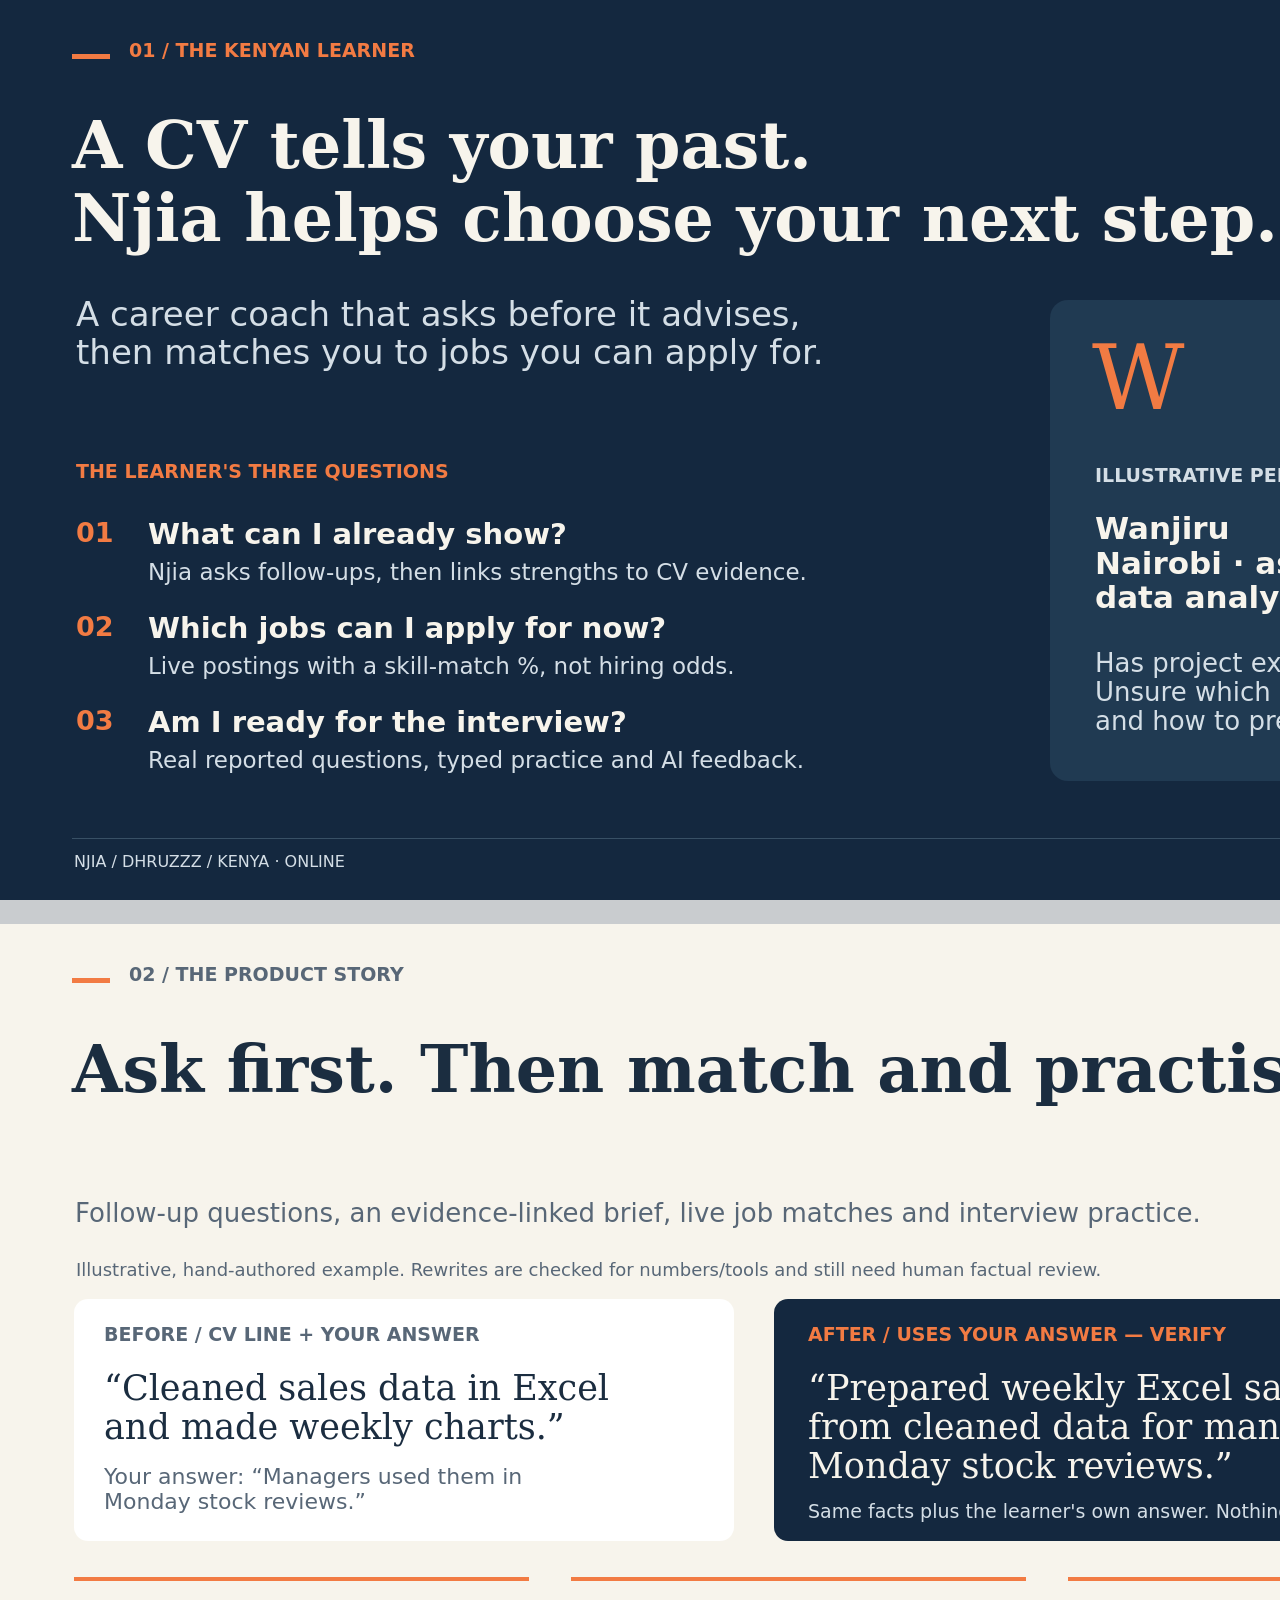
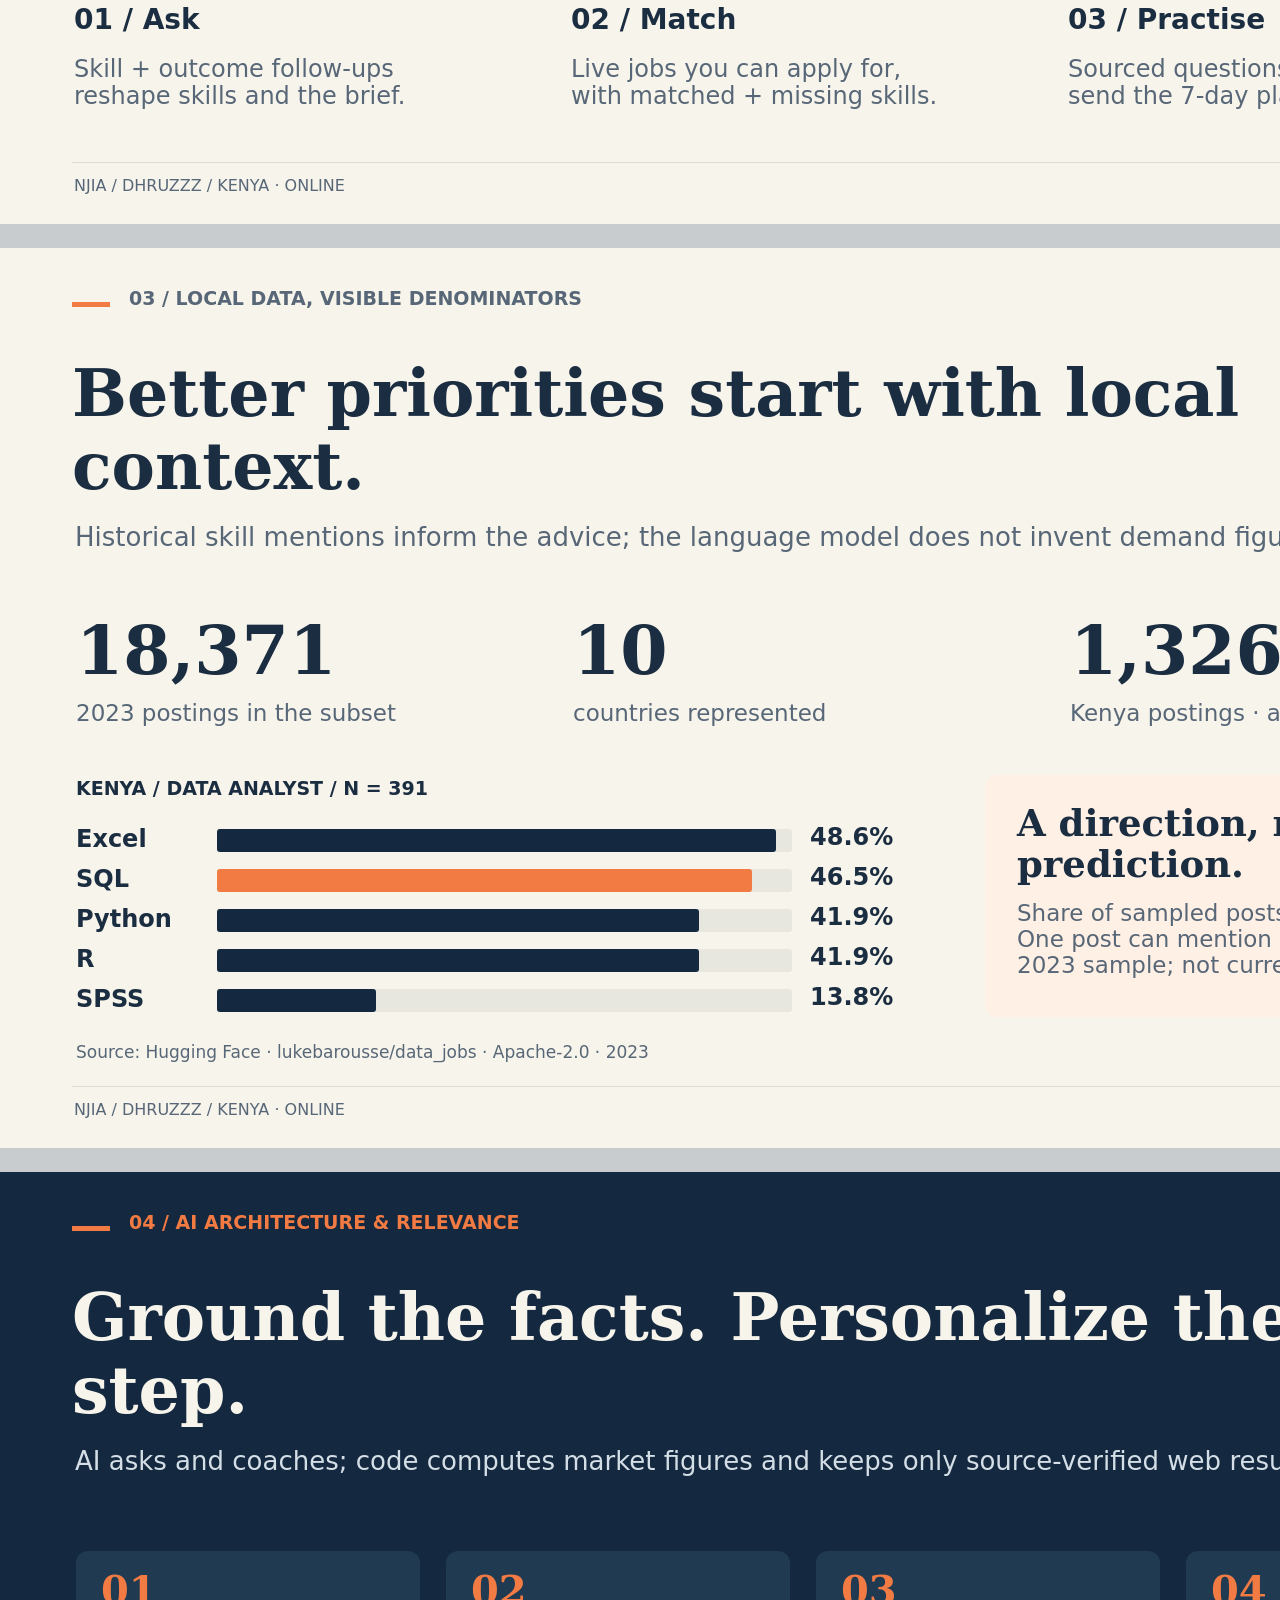
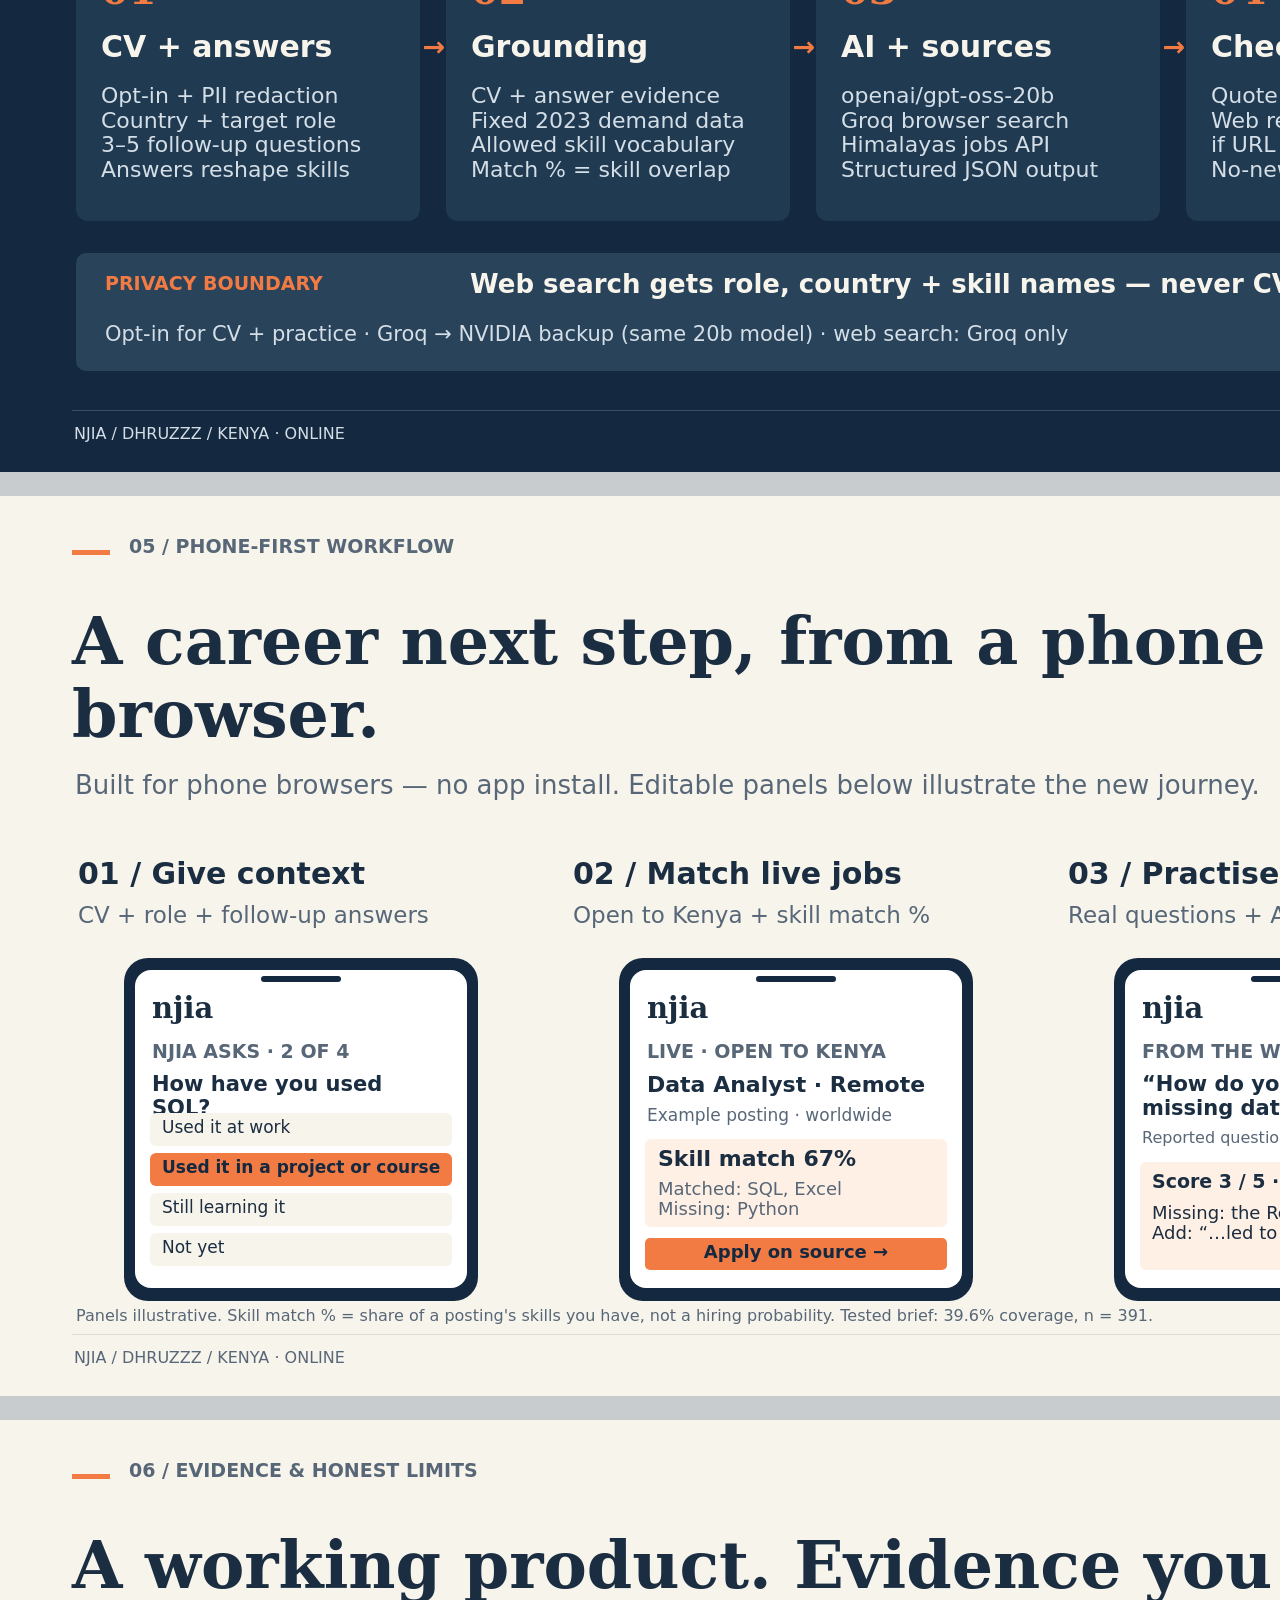
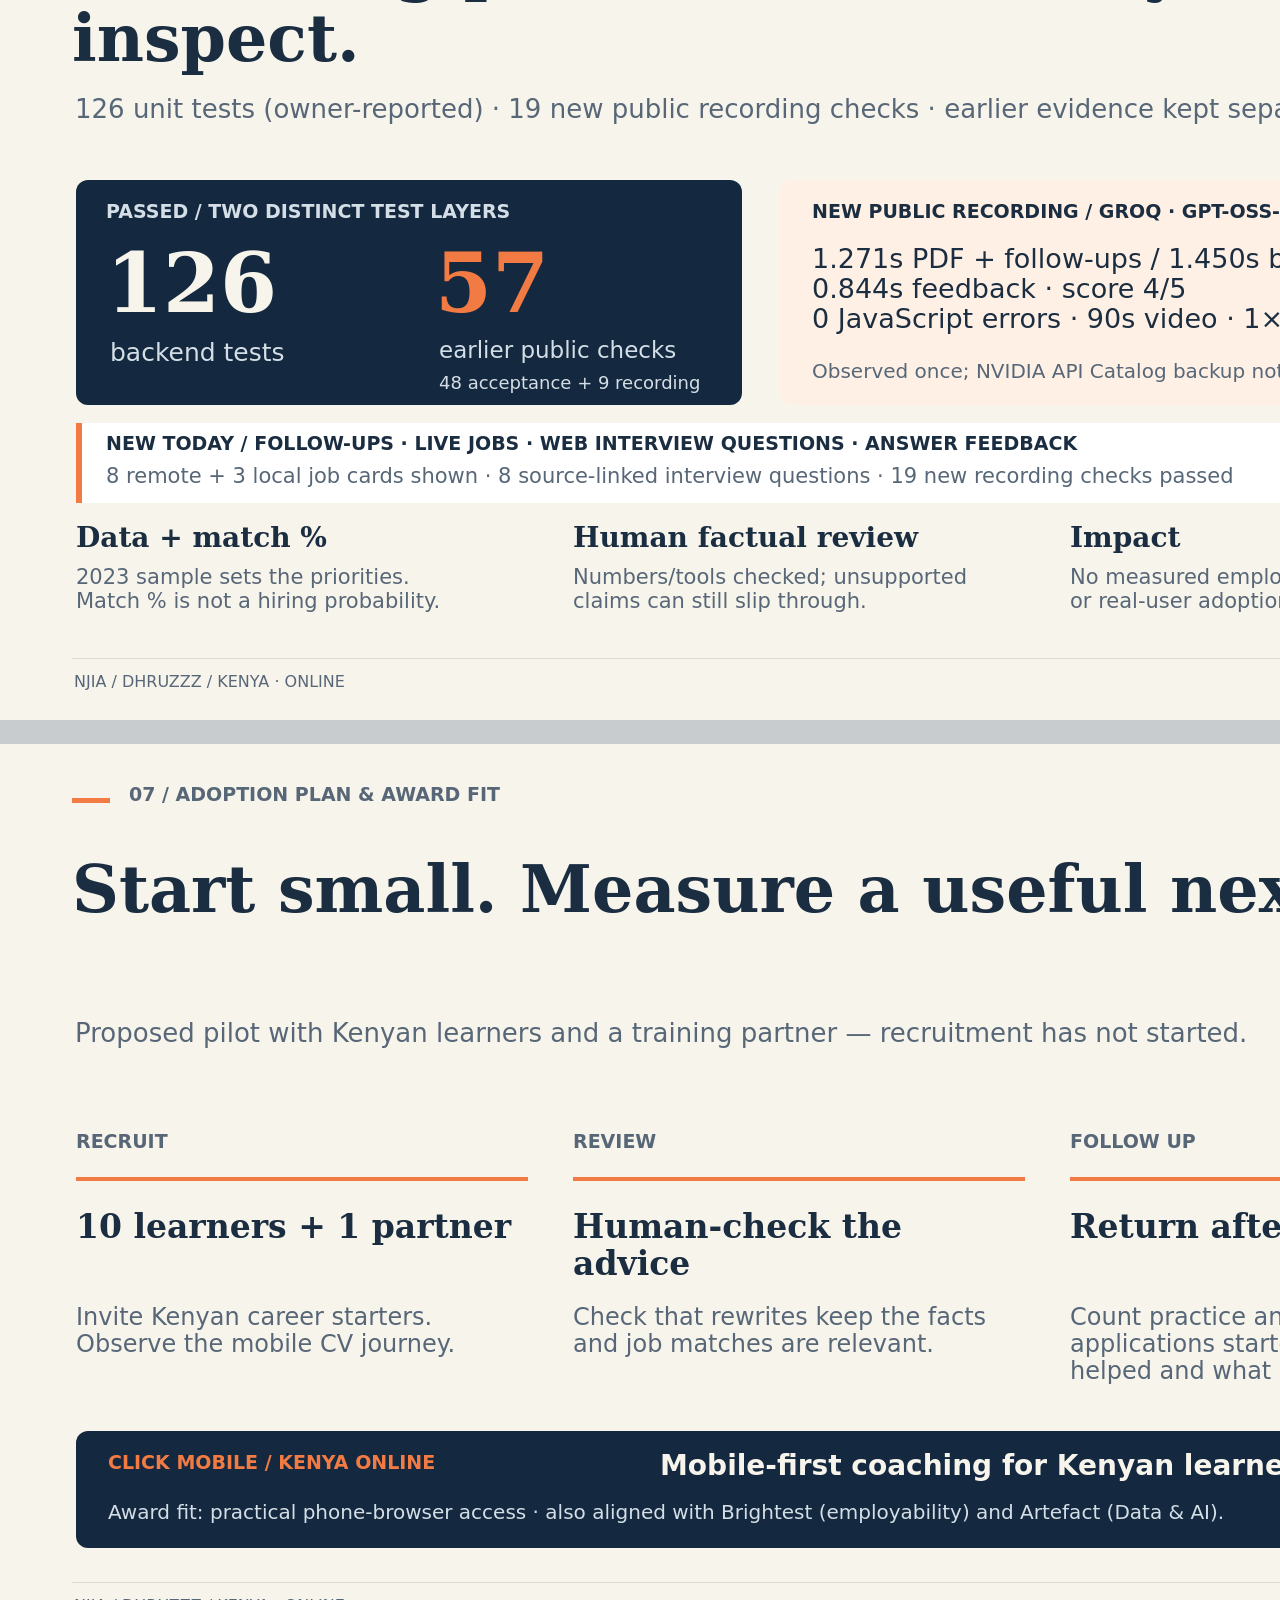
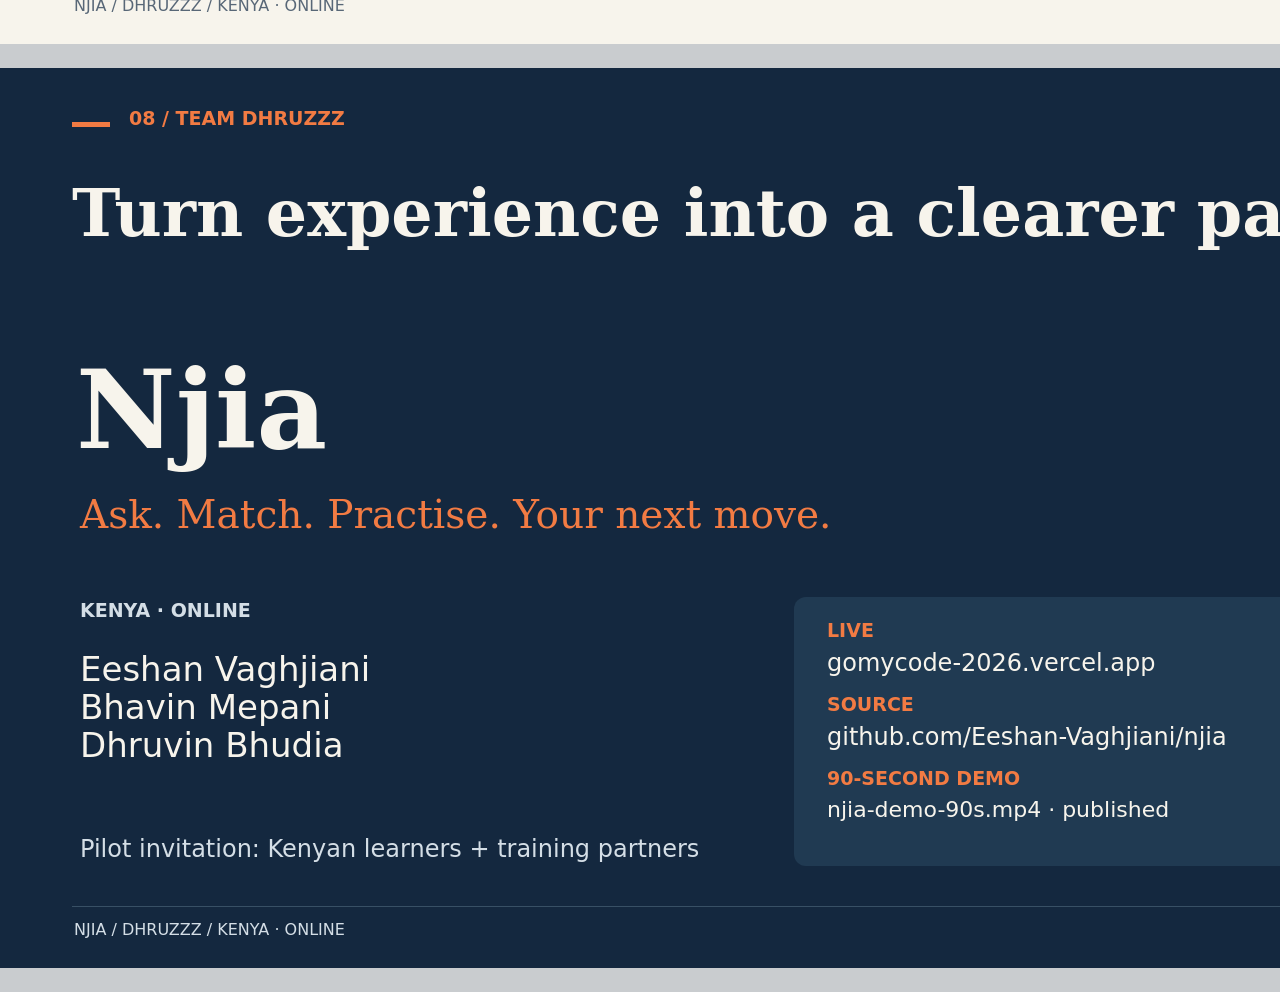
<file: presentation/Njia-Dhruzzz.html>
<!doctype html><html lang="en"><head><meta charset="utf-8">
<meta name="viewport" content="width=1600"><title>Njia — Team Dhruzzz</title>
<style>@page{size:1600px 900px;margin:0}*{box-sizing:border-box}html,body{margin:0;padding:0}
body{background:#c9cccf}.slide{position:relative;width:1600px;height:900px;overflow:hidden;
break-after:page;page-break-after:always}.slide:last-child{break-after:auto;page-break-after:auto}
.shape,.text{position:absolute}.text{line-height:1.12;white-space:normal;overflow:visible}
a{color:inherit;text-decoration:none} @media print{body{background:white}
*{-webkit-print-color-adjust:exact;print-color-adjust:exact}}@media screen{.slide{margin:0 auto 24px}}</style>
</head><body><section class="slide" aria-label="Slide 1" style="background:#14283F"><div class="shape" style="left:72px;top:54px;width:38px;height:5px;background:#F27B43;border-radius:0px;"></div><div class="text" style="left:129px;top:40px;width:1320px;height:31px;font-size:19px;color:#F27B43;font-weight:700;text-align:left;font-family:'Segoe UI','Noto Sans','DejaVu Sans',Arial,sans-serif;">01  /  THE KENYAN LEARNER</div><div class="text" style="left:72px;top:109px;width:1456px;height:150px;font-size:65px;color:#F7F4EC;font-weight:700;text-align:left;font-family:Georgia,'Noto Serif','DejaVu Serif',serif;">A CV tells your past.<br>Njia helps choose your next step.</div><div class="shape" style="left:72px;top:838px;width:1456px;height:1px;background:#385065;border-radius:0px;"></div><div class="text" style="left:74px;top:853px;width:1100px;height:25px;font-size:16px;color:#D4DEE6;font-weight:400;text-align:left;font-family:'Segoe UI','Noto Sans','DejaVu Sans',Arial,sans-serif;">NJIA  /  DHRUZZZ  /  KENYA · ONLINE</div><div class="text" style="left:1400px;top:851px;width:128px;height:28px;font-size:18px;color:#D4DEE6;font-weight:400;text-align:right;font-family:'Segoe UI','Noto Sans','DejaVu Sans',Arial,sans-serif;">01 / 08</div><div class="text" style="left:76px;top:295px;width:940px;height:105px;font-size:34px;color:#D4DEE6;font-weight:400;text-align:left;font-family:'Segoe UI','Noto Sans','DejaVu Sans',Arial,sans-serif;">A career coach that asks before it advises,<br>then matches you to jobs you can apply for.</div><div class="text" style="left:76px;top:461px;width:600px;height:32px;font-size:19px;color:#F27B43;font-weight:700;text-align:left;font-family:'Segoe UI','Noto Sans','DejaVu Sans',Arial,sans-serif;">THE LEARNER&#x27;S THREE QUESTIONS</div><div class="text" style="left:76px;top:518px;width:55px;height:45px;font-size:27px;color:#F27B43;font-weight:700;text-align:left;font-family:'Segoe UI','Noto Sans','DejaVu Sans',Arial,sans-serif;">01</div><div class="text" style="left:148px;top:518px;width:790px;height:42px;font-size:29px;color:#F7F4EC;font-weight:700;text-align:left;font-family:'Segoe UI','Noto Sans','DejaVu Sans',Arial,sans-serif;">What can I already show?</div><div class="text" style="left:148px;top:560px;width:860px;height:39px;font-size:23px;color:#D4DEE6;font-weight:400;text-align:left;font-family:'Segoe UI','Noto Sans','DejaVu Sans',Arial,sans-serif;">Njia asks follow-ups, then links strengths to CV evidence.</div><div class="text" style="left:76px;top:612px;width:55px;height:45px;font-size:27px;color:#F27B43;font-weight:700;text-align:left;font-family:'Segoe UI','Noto Sans','DejaVu Sans',Arial,sans-serif;">02</div><div class="text" style="left:148px;top:612px;width:790px;height:42px;font-size:29px;color:#F7F4EC;font-weight:700;text-align:left;font-family:'Segoe UI','Noto Sans','DejaVu Sans',Arial,sans-serif;">Which jobs can I apply for now?</div><div class="text" style="left:148px;top:654px;width:860px;height:39px;font-size:23px;color:#D4DEE6;font-weight:400;text-align:left;font-family:'Segoe UI','Noto Sans','DejaVu Sans',Arial,sans-serif;">Live postings with a skill-match %, not hiring odds.</div><div class="text" style="left:76px;top:706px;width:55px;height:45px;font-size:27px;color:#F27B43;font-weight:700;text-align:left;font-family:'Segoe UI','Noto Sans','DejaVu Sans',Arial,sans-serif;">03</div><div class="text" style="left:148px;top:706px;width:790px;height:42px;font-size:29px;color:#F7F4EC;font-weight:700;text-align:left;font-family:'Segoe UI','Noto Sans','DejaVu Sans',Arial,sans-serif;">Am I ready for the interview?</div><div class="text" style="left:148px;top:748px;width:860px;height:39px;font-size:23px;color:#D4DEE6;font-weight:400;text-align:left;font-family:'Segoe UI','Noto Sans','DejaVu Sans',Arial,sans-serif;">Real reported questions, typed practice and AI feedback.</div><div class="shape" style="left:1050px;top:300px;width:478px;height:481px;background:#203A52;border-radius:18px;"></div><div class="text" style="left:1092px;top:328px;width:130px;height:120px;font-size:90px;color:#F27B43;font-weight:400;text-align:left;font-family:Georgia,'Noto Serif','DejaVu Serif',serif;">W</div><div class="text" style="left:1095px;top:465px;width:380px;height:32px;font-size:19px;color:#D4DEE6;font-weight:700;text-align:left;font-family:'Segoe UI','Noto Sans','DejaVu Sans',Arial,sans-serif;">ILLUSTRATIVE PERSONA</div><div class="text" style="left:1095px;top:511px;width:388px;height:112px;font-size:31px;color:#F7F4EC;font-weight:700;text-align:left;font-family:'Segoe UI','Noto Sans','DejaVu Sans',Arial,sans-serif;">Wanjiru<br>Nairobi · aspiring data analyst</div><div class="text" style="left:1095px;top:649px;width:389px;height:107px;font-size:26px;color:#D4DEE6;font-weight:400;text-align:left;font-family:'Segoe UI','Noto Sans','DejaVu Sans',Arial,sans-serif;">Has project experience.<br>Unsure which roles fit<br>and how to prepare.</div></section><section class="slide" aria-label="Slide 2" style="background:#F7F4EC"><div class="shape" style="left:72px;top:54px;width:38px;height:5px;background:#F27B43;border-radius:0px;"></div><div class="text" style="left:129px;top:40px;width:1320px;height:31px;font-size:19px;color:#586777;font-weight:700;text-align:left;font-family:'Segoe UI','Noto Sans','DejaVu Sans',Arial,sans-serif;">02  /  THE PRODUCT STORY</div><div class="text" style="left:72px;top:109px;width:1456px;height:150px;font-size:65px;color:#1B2D40;font-weight:700;text-align:left;font-family:Georgia,'Noto Serif','DejaVu Serif',serif;">Ask first. Then match and practise.</div><div class="text" style="left:75px;top:275px;width:1440px;height:70px;font-size:26px;color:#586777;font-weight:400;text-align:left;font-family:'Segoe UI','Noto Sans','DejaVu Sans',Arial,sans-serif;">Follow-up questions, an evidence-linked brief, live job matches and interview practice.</div><div class="shape" style="left:72px;top:838px;width:1456px;height:1px;background:#DDDCD5;border-radius:0px;"></div><div class="text" style="left:74px;top:853px;width:1100px;height:25px;font-size:16px;color:#586777;font-weight:400;text-align:left;font-family:'Segoe UI','Noto Sans','DejaVu Sans',Arial,sans-serif;">NJIA  /  DHRUZZZ  /  KENYA · ONLINE</div><div class="text" style="left:1400px;top:851px;width:128px;height:28px;font-size:18px;color:#586777;font-weight:400;text-align:right;font-family:'Segoe UI','Noto Sans','DejaVu Sans',Arial,sans-serif;">02 / 08</div><div class="shape" style="left:74px;top:375px;width:660px;height:242px;background:#FFFFFF;border-radius:14px;"></div><div class="shape" style="left:774px;top:375px;width:754px;height:242px;background:#14283F;border-radius:14px;"></div><div class="text" style="left:104px;top:400px;width:580px;height:32px;font-size:19px;color:#586777;font-weight:700;text-align:left;font-family:'Segoe UI','Noto Sans','DejaVu Sans',Arial,sans-serif;">BEFORE / CV LINE + YOUR ANSWER</div><div class="text" style="left:104px;top:445px;width:580px;height:84px;font-size:35px;color:#1B2D40;font-weight:400;text-align:left;font-family:Georgia,'Noto Serif','DejaVu Serif',serif;">“Cleaned sales data in Excel<br>and made weekly charts.”</div><div class="text" style="left:104px;top:541px;width:580px;height:56px;font-size:22px;color:#586777;font-weight:400;text-align:left;font-family:'Segoe UI','Noto Sans','DejaVu Sans',Arial,sans-serif;">Your answer: “Managers used them in<br>Monday stock reviews.”</div><div class="text" style="left:808px;top:400px;width:680px;height:32px;font-size:19px;color:#F27B43;font-weight:700;text-align:left;font-family:'Segoe UI','Noto Sans','DejaVu Sans',Arial,sans-serif;">AFTER / USES YOUR ANSWER — VERIFY</div><div class="text" style="left:808px;top:445px;width:690px;height:125px;font-size:35px;color:#F7F4EC;font-weight:400;text-align:left;font-family:Georgia,'Noto Serif','DejaVu Serif',serif;">“Prepared weekly Excel sales charts<br>from cleaned data for managers’<br>Monday stock reviews.”</div><div class="text" style="left:808px;top:577px;width:690px;height:26px;font-size:19px;color:#D4DEE6;font-weight:400;text-align:left;font-family:'Segoe UI','Noto Sans','DejaVu Sans',Arial,sans-serif;">Same facts plus the learner&#x27;s own answer. Nothing invented.</div><div class="shape" style="left:74px;top:653px;width:455px;height:4px;background:#F27B43;border-radius:0px;"></div><div class="text" style="left:74px;top:680px;width:455px;height:43px;font-size:28px;color:#1B2D40;font-weight:700;text-align:left;font-family:'Segoe UI','Noto Sans','DejaVu Sans',Arial,sans-serif;">01 / Ask</div><div class="text" style="left:74px;top:732px;width:460px;height:72px;font-size:24px;color:#586777;font-weight:400;text-align:left;font-family:'Segoe UI','Noto Sans','DejaVu Sans',Arial,sans-serif;">Skill + outcome follow-ups<br>reshape skills and the brief.</div><div class="shape" style="left:571px;top:653px;width:455px;height:4px;background:#F27B43;border-radius:0px;"></div><div class="text" style="left:571px;top:680px;width:455px;height:43px;font-size:28px;color:#1B2D40;font-weight:700;text-align:left;font-family:'Segoe UI','Noto Sans','DejaVu Sans',Arial,sans-serif;">02 / Match</div><div class="text" style="left:571px;top:732px;width:460px;height:72px;font-size:24px;color:#586777;font-weight:400;text-align:left;font-family:'Segoe UI','Noto Sans','DejaVu Sans',Arial,sans-serif;">Live jobs you can apply for,<br>with matched + missing skills.</div><div class="shape" style="left:1068px;top:653px;width:455px;height:4px;background:#F27B43;border-radius:0px;"></div><div class="text" style="left:1068px;top:680px;width:455px;height:43px;font-size:28px;color:#1B2D40;font-weight:700;text-align:left;font-family:'Segoe UI','Noto Sans','DejaVu Sans',Arial,sans-serif;">03 / Practise</div><div class="text" style="left:1068px;top:732px;width:460px;height:72px;font-size:24px;color:#586777;font-weight:400;text-align:left;font-family:'Segoe UI','Noto Sans','DejaVu Sans',Arial,sans-serif;">Sourced questions + AI feedback;<br>send the 7-day plan to WhatsApp.</div><div class="text" style="left:76px;top:336px;width:1440px;height:28px;font-size:18px;color:#586777;font-weight:400;text-align:left;font-family:'Segoe UI','Noto Sans','DejaVu Sans',Arial,sans-serif;">Illustrative, hand-authored example. Rewrites are checked for numbers/tools and still need human factual review.</div></section><section class="slide" aria-label="Slide 3" style="background:#F7F4EC"><div class="shape" style="left:72px;top:54px;width:38px;height:5px;background:#F27B43;border-radius:0px;"></div><div class="text" style="left:129px;top:40px;width:1320px;height:31px;font-size:19px;color:#586777;font-weight:700;text-align:left;font-family:'Segoe UI','Noto Sans','DejaVu Sans',Arial,sans-serif;">03  /  LOCAL DATA, VISIBLE DENOMINATORS</div><div class="text" style="left:72px;top:109px;width:1456px;height:150px;font-size:65px;color:#1B2D40;font-weight:700;text-align:left;font-family:Georgia,'Noto Serif','DejaVu Serif',serif;">Better priorities start with local context.</div><div class="text" style="left:75px;top:275px;width:1440px;height:70px;font-size:26px;color:#586777;font-weight:400;text-align:left;font-family:'Segoe UI','Noto Sans','DejaVu Sans',Arial,sans-serif;">Historical skill mentions inform the advice; the language model does not invent demand figures.</div><div class="shape" style="left:72px;top:838px;width:1456px;height:1px;background:#DDDCD5;border-radius:0px;"></div><div class="text" style="left:74px;top:853px;width:1100px;height:25px;font-size:16px;color:#586777;font-weight:400;text-align:left;font-family:'Segoe UI','Noto Sans','DejaVu Sans',Arial,sans-serif;">NJIA  /  DHRUZZZ  /  KENYA · ONLINE</div><div class="text" style="left:1400px;top:851px;width:128px;height:28px;font-size:18px;color:#586777;font-weight:400;text-align:right;font-family:'Segoe UI','Noto Sans','DejaVu Sans',Arial,sans-serif;">03 / 08</div><div class="text" style="left:76px;top:364px;width:450px;height:82px;font-size:68px;color:#1B2D40;font-weight:700;text-align:left;font-family:Georgia,'Noto Serif','DejaVu Serif',serif;">18,371</div><div class="text" style="left:76px;top:453px;width:455px;height:35px;font-size:23px;color:#586777;font-weight:400;text-align:left;font-family:'Segoe UI','Noto Sans','DejaVu Sans',Arial,sans-serif;">2023 postings in the subset</div><div class="text" style="left:573px;top:364px;width:450px;height:82px;font-size:68px;color:#1B2D40;font-weight:700;text-align:left;font-family:Georgia,'Noto Serif','DejaVu Serif',serif;">10</div><div class="text" style="left:573px;top:453px;width:455px;height:35px;font-size:23px;color:#586777;font-weight:400;text-align:left;font-family:'Segoe UI','Noto Sans','DejaVu Sans',Arial,sans-serif;">countries represented</div><div class="text" style="left:1070px;top:364px;width:450px;height:82px;font-size:68px;color:#1B2D40;font-weight:700;text-align:left;font-family:Georgia,'Noto Serif','DejaVu Serif',serif;">1,326</div><div class="text" style="left:1070px;top:453px;width:455px;height:35px;font-size:23px;color:#586777;font-weight:400;text-align:left;font-family:'Segoe UI','Noto Sans','DejaVu Sans',Arial,sans-serif;">Kenya postings · all roles</div><div class="text" style="left:76px;top:530px;width:850px;height:32px;font-size:19px;color:#1B2D40;font-weight:700;text-align:left;font-family:'Segoe UI','Noto Sans','DejaVu Sans',Arial,sans-serif;">KENYA / DATA ANALYST / N = 391</div><div class="text" style="left:76px;top:578px;width:132px;height:35px;font-size:24px;color:#1B2D40;font-weight:700;text-align:left;font-family:'Segoe UI','Noto Sans','DejaVu Sans',Arial,sans-serif;">Excel</div><div class="shape" style="left:217px;top:581px;width:575px;height:23px;background:#E7E6DF;border-radius:3px;"></div><div class="shape" style="left:217px;top:581px;width:558.9px;height:23px;background:#14283F;border-radius:3px;"></div><div class="text" style="left:810px;top:576px;width:110px;height:36px;font-size:24px;color:#1B2D40;font-weight:700;text-align:left;font-family:'Segoe UI','Noto Sans','DejaVu Sans',Arial,sans-serif;">48.6%</div><div class="text" style="left:76px;top:618px;width:132px;height:35px;font-size:24px;color:#1B2D40;font-weight:700;text-align:left;font-family:'Segoe UI','Noto Sans','DejaVu Sans',Arial,sans-serif;">SQL</div><div class="shape" style="left:217px;top:621px;width:575px;height:23px;background:#E7E6DF;border-radius:3px;"></div><div class="shape" style="left:217px;top:621px;width:534.75px;height:23px;background:#F27B43;border-radius:3px;"></div><div class="text" style="left:810px;top:616px;width:110px;height:36px;font-size:24px;color:#1B2D40;font-weight:700;text-align:left;font-family:'Segoe UI','Noto Sans','DejaVu Sans',Arial,sans-serif;">46.5%</div><div class="text" style="left:76px;top:658px;width:132px;height:35px;font-size:24px;color:#1B2D40;font-weight:700;text-align:left;font-family:'Segoe UI','Noto Sans','DejaVu Sans',Arial,sans-serif;">Python</div><div class="shape" style="left:217px;top:661px;width:575px;height:23px;background:#E7E6DF;border-radius:3px;"></div><div class="shape" style="left:217px;top:661px;width:481.85px;height:23px;background:#14283F;border-radius:3px;"></div><div class="text" style="left:810px;top:656px;width:110px;height:36px;font-size:24px;color:#1B2D40;font-weight:700;text-align:left;font-family:'Segoe UI','Noto Sans','DejaVu Sans',Arial,sans-serif;">41.9%</div><div class="text" style="left:76px;top:698px;width:132px;height:35px;font-size:24px;color:#1B2D40;font-weight:700;text-align:left;font-family:'Segoe UI','Noto Sans','DejaVu Sans',Arial,sans-serif;">R</div><div class="shape" style="left:217px;top:701px;width:575px;height:23px;background:#E7E6DF;border-radius:3px;"></div><div class="shape" style="left:217px;top:701px;width:481.85px;height:23px;background:#14283F;border-radius:3px;"></div><div class="text" style="left:810px;top:696px;width:110px;height:36px;font-size:24px;color:#1B2D40;font-weight:700;text-align:left;font-family:'Segoe UI','Noto Sans','DejaVu Sans',Arial,sans-serif;">41.9%</div><div class="text" style="left:76px;top:738px;width:132px;height:35px;font-size:24px;color:#1B2D40;font-weight:700;text-align:left;font-family:'Segoe UI','Noto Sans','DejaVu Sans',Arial,sans-serif;">SPSS</div><div class="shape" style="left:217px;top:741px;width:575px;height:23px;background:#E7E6DF;border-radius:3px;"></div><div class="shape" style="left:217px;top:741px;width:158.7px;height:23px;background:#14283F;border-radius:3px;"></div><div class="text" style="left:810px;top:736px;width:110px;height:36px;font-size:24px;color:#1B2D40;font-weight:700;text-align:left;font-family:'Segoe UI','Noto Sans','DejaVu Sans',Arial,sans-serif;">13.8%</div><div class="shape" style="left:985px;top:527px;width:543px;height:242px;background:#FFF0E5;border-radius:12px;"></div><div class="text" style="left:1017px;top:555px;width:480px;height:84px;font-size:37px;color:#1B2D40;font-weight:700;text-align:left;font-family:Georgia,'Noto Serif','DejaVu Serif',serif;">A direction, not a prediction.</div><div class="text" style="left:1017px;top:653px;width:490px;height:93px;font-size:23px;color:#586777;font-weight:400;text-align:left;font-family:'Segoe UI','Noto Sans','DejaVu Sans',Arial,sans-serif;">Share of sampled posts naming each skill.<br>One post can mention several skills.<br>2023 sample; not current vacancies.</div><div class="text" style="left:76px;top:795px;width:1400px;height:26px;font-size:17px;color:#586777;font-weight:400;text-align:left;font-family:'Segoe UI','Noto Sans','DejaVu Sans',Arial,sans-serif;"><a href="https://huggingface.co/datasets/lukebarousse/data_jobs">Source: Hugging Face · lukebarousse/data_jobs · Apache-2.0 · 2023</a></div></section><section class="slide" aria-label="Slide 4" style="background:#14283F"><div class="shape" style="left:72px;top:54px;width:38px;height:5px;background:#F27B43;border-radius:0px;"></div><div class="text" style="left:129px;top:40px;width:1320px;height:31px;font-size:19px;color:#F27B43;font-weight:700;text-align:left;font-family:'Segoe UI','Noto Sans','DejaVu Sans',Arial,sans-serif;">04  /  AI ARCHITECTURE &amp; RELEVANCE</div><div class="text" style="left:72px;top:109px;width:1456px;height:150px;font-size:65px;color:#F7F4EC;font-weight:700;text-align:left;font-family:Georgia,'Noto Serif','DejaVu Serif',serif;">Ground the facts. Personalize the next step.</div><div class="text" style="left:75px;top:275px;width:1440px;height:70px;font-size:26px;color:#D4DEE6;font-weight:400;text-align:left;font-family:'Segoe UI','Noto Sans','DejaVu Sans',Arial,sans-serif;">AI asks and coaches; code computes market figures and keeps only source-verified web results.</div><div class="shape" style="left:72px;top:838px;width:1456px;height:1px;background:#385065;border-radius:0px;"></div><div class="text" style="left:74px;top:853px;width:1100px;height:25px;font-size:16px;color:#D4DEE6;font-weight:400;text-align:left;font-family:'Segoe UI','Noto Sans','DejaVu Sans',Arial,sans-serif;">NJIA  /  DHRUZZZ  /  KENYA · ONLINE</div><div class="text" style="left:1400px;top:851px;width:128px;height:28px;font-size:18px;color:#D4DEE6;font-weight:400;text-align:right;font-family:'Segoe UI','Noto Sans','DejaVu Sans',Arial,sans-serif;">04 / 08</div><div class="shape" style="left:76px;top:379px;width:344px;height:270px;background:#203A52;border-radius:12px;"></div><div class="text" style="left:101px;top:396px;width:285px;height:56px;font-size:40px;color:#F27B43;font-weight:700;text-align:left;font-family:Georgia,'Noto Serif','DejaVu Serif',serif;">01</div><div class="text" style="left:101px;top:458px;width:294px;height:42px;font-size:30px;color:#F7F4EC;font-weight:700;text-align:left;font-family:'Segoe UI','Noto Sans','DejaVu Sans',Arial,sans-serif;">CV + answers</div><div class="text" style="left:101px;top:512px;width:305px;height:118px;font-size:22px;color:#D4DEE6;font-weight:400;text-align:left;font-family:'Segoe UI','Noto Sans','DejaVu Sans',Arial,sans-serif;">Opt-in + PII redaction<br>Country + target role<br>3–5 follow-up questions<br>Answers reshape skills</div><div class="text" style="left:420px;top:460px;width:28px;height:50px;font-size:27px;color:#F27B43;font-weight:700;text-align:center;font-family:'Segoe UI','Noto Sans','DejaVu Sans',Arial,sans-serif;">→</div><div class="shape" style="left:446px;top:379px;width:344px;height:270px;background:#203A52;border-radius:12px;"></div><div class="text" style="left:471px;top:396px;width:285px;height:56px;font-size:40px;color:#F27B43;font-weight:700;text-align:left;font-family:Georgia,'Noto Serif','DejaVu Serif',serif;">02</div><div class="text" style="left:471px;top:458px;width:294px;height:42px;font-size:30px;color:#F7F4EC;font-weight:700;text-align:left;font-family:'Segoe UI','Noto Sans','DejaVu Sans',Arial,sans-serif;">Grounding</div><div class="text" style="left:471px;top:512px;width:305px;height:118px;font-size:22px;color:#D4DEE6;font-weight:400;text-align:left;font-family:'Segoe UI','Noto Sans','DejaVu Sans',Arial,sans-serif;">CV + answer evidence<br>Fixed 2023 demand data<br>Allowed skill vocabulary<br>Match % = skill overlap</div><div class="text" style="left:790px;top:460px;width:28px;height:50px;font-size:27px;color:#F27B43;font-weight:700;text-align:center;font-family:'Segoe UI','Noto Sans','DejaVu Sans',Arial,sans-serif;">→</div><div class="shape" style="left:816px;top:379px;width:344px;height:270px;background:#203A52;border-radius:12px;"></div><div class="text" style="left:841px;top:396px;width:285px;height:56px;font-size:40px;color:#F27B43;font-weight:700;text-align:left;font-family:Georgia,'Noto Serif','DejaVu Serif',serif;">03</div><div class="text" style="left:841px;top:458px;width:294px;height:42px;font-size:30px;color:#F7F4EC;font-weight:700;text-align:left;font-family:'Segoe UI','Noto Sans','DejaVu Sans',Arial,sans-serif;">AI + sources</div><div class="text" style="left:841px;top:512px;width:305px;height:118px;font-size:22px;color:#D4DEE6;font-weight:400;text-align:left;font-family:'Segoe UI','Noto Sans','DejaVu Sans',Arial,sans-serif;">openai/gpt-oss-20b<br>Groq browser search<br>Himalayas jobs API<br>Structured JSON output</div><div class="text" style="left:1160px;top:460px;width:28px;height:50px;font-size:27px;color:#F27B43;font-weight:700;text-align:center;font-family:'Segoe UI','Noto Sans','DejaVu Sans',Arial,sans-serif;">→</div><div class="shape" style="left:1186px;top:379px;width:344px;height:270px;background:#203A52;border-radius:12px;"></div><div class="text" style="left:1211px;top:396px;width:285px;height:56px;font-size:40px;color:#F27B43;font-weight:700;text-align:left;font-family:Georgia,'Noto Serif','DejaVu Serif',serif;">04</div><div class="text" style="left:1211px;top:458px;width:294px;height:42px;font-size:30px;color:#F7F4EC;font-weight:700;text-align:left;font-family:'Segoe UI','Noto Sans','DejaVu Sans',Arial,sans-serif;">Checked output</div><div class="text" style="left:1211px;top:512px;width:305px;height:118px;font-size:22px;color:#D4DEE6;font-weight:400;text-align:left;font-family:'Segoe UI','Noto Sans','DejaVu Sans',Arial,sans-serif;">Quote + rewrite checks<br>Web results kept only<br>if URL is in evidence<br>No-new-facts feedback</div><div class="shape" style="left:76px;top:681px;width:1452px;height:118px;background:#29435B;border-radius:10px;"></div><div class="text" style="left:105px;top:701px;width:380px;height:32px;font-size:19px;color:#F27B43;font-weight:700;text-align:left;font-family:'Segoe UI','Noto Sans','DejaVu Sans',Arial,sans-serif;">PRIVACY BOUNDARY</div><div class="text" style="left:470px;top:698px;width:1030px;height:37px;font-size:26px;color:#F7F4EC;font-weight:700;text-align:left;font-family:'Segoe UI','Noto Sans','DejaVu Sans',Arial,sans-serif;">Web search gets role, country + skill names — never CV text</div><div class="text" style="left:105px;top:751px;width:1385px;height:30px;font-size:21px;color:#D4DEE6;font-weight:400;text-align:left;font-family:'Segoe UI','Noto Sans','DejaVu Sans',Arial,sans-serif;">Opt-in for CV + practice · Groq → NVIDIA backup (same 20b model) · web search: Groq only</div></section><section class="slide" aria-label="Slide 5" style="background:#F7F4EC"><div class="shape" style="left:72px;top:54px;width:38px;height:5px;background:#F27B43;border-radius:0px;"></div><div class="text" style="left:129px;top:40px;width:1320px;height:31px;font-size:19px;color:#586777;font-weight:700;text-align:left;font-family:'Segoe UI','Noto Sans','DejaVu Sans',Arial,sans-serif;">05  /  PHONE-FIRST WORKFLOW</div><div class="text" style="left:72px;top:109px;width:1456px;height:150px;font-size:65px;color:#1B2D40;font-weight:700;text-align:left;font-family:Georgia,'Noto Serif','DejaVu Serif',serif;">A career next step, from a phone browser.</div><div class="text" style="left:75px;top:275px;width:1440px;height:70px;font-size:26px;color:#586777;font-weight:400;text-align:left;font-family:'Segoe UI','Noto Sans','DejaVu Sans',Arial,sans-serif;">Built for phone browsers — no app install. Editable panels below illustrate the new journey.</div><div class="shape" style="left:72px;top:838px;width:1456px;height:1px;background:#DDDCD5;border-radius:0px;"></div><div class="text" style="left:74px;top:853px;width:1100px;height:25px;font-size:16px;color:#586777;font-weight:400;text-align:left;font-family:'Segoe UI','Noto Sans','DejaVu Sans',Arial,sans-serif;">NJIA  /  DHRUZZZ  /  KENYA · ONLINE</div><div class="text" style="left:1400px;top:851px;width:128px;height:28px;font-size:18px;color:#586777;font-weight:400;text-align:right;font-family:'Segoe UI','Noto Sans','DejaVu Sans',Arial,sans-serif;">05 / 08</div><div class="text" style="left:78px;top:361px;width:455px;height:40px;font-size:30px;color:#1B2D40;font-weight:700;text-align:left;font-family:'Segoe UI','Noto Sans','DejaVu Sans',Arial,sans-serif;">01 / Give context</div><div class="text" style="left:78px;top:407px;width:455px;height:35px;font-size:23px;color:#586777;font-weight:400;text-align:left;font-family:'Segoe UI','Noto Sans','DejaVu Sans',Arial,sans-serif;">CV + role + follow-up answers</div><div class="shape" style="left:124px;top:462px;width:354px;height:343px;background:#14283F;border-radius:24px;"></div><div class="shape" style="left:135px;top:474px;width:332px;height:318px;background:#FFFFFF;border-radius:16px;"></div><div class="shape" style="left:261px;top:480px;width:80px;height:6px;background:#14283F;border-radius:3px;"></div><div class="text" style="left:152px;top:496px;width:288px;height:37px;font-size:29px;color:#1B2D40;font-weight:700;text-align:left;font-family:Georgia,'Noto Serif','DejaVu Serif',serif;">njia</div><div class="text" style="left:152px;top:545px;width:280px;height:32px;font-size:19px;color:#586777;font-weight:700;text-align:left;font-family:'Segoe UI','Noto Sans','DejaVu Sans',Arial,sans-serif;">NJIA ASKS · 2 OF 4</div><div class="text" style="left:152px;top:577px;width:296px;height:30px;font-size:21px;color:#1B2D40;font-weight:700;text-align:left;font-family:'Segoe UI','Noto Sans','DejaVu Sans',Arial,sans-serif;">How have you used SQL?</div><div class="shape" style="left:150px;top:617px;width:302px;height:33px;background:#F7F4EC;border-radius:6px;"></div><div class="text" style="left:162px;top:622px;width:284px;height:24px;font-size:17px;color:#1B2D40;font-weight:400;text-align:left;font-family:'Segoe UI','Noto Sans','DejaVu Sans',Arial,sans-serif;">Used it at work</div><div class="shape" style="left:150px;top:657px;width:302px;height:33px;background:#F27B43;border-radius:6px;"></div><div class="text" style="left:162px;top:662px;width:284px;height:24px;font-size:17px;color:#14283F;font-weight:700;text-align:left;font-family:'Segoe UI','Noto Sans','DejaVu Sans',Arial,sans-serif;">Used it in a project or course</div><div class="shape" style="left:150px;top:697px;width:302px;height:33px;background:#F7F4EC;border-radius:6px;"></div><div class="text" style="left:162px;top:702px;width:284px;height:24px;font-size:17px;color:#1B2D40;font-weight:400;text-align:left;font-family:'Segoe UI','Noto Sans','DejaVu Sans',Arial,sans-serif;">Still learning it</div><div class="shape" style="left:150px;top:737px;width:302px;height:33px;background:#F7F4EC;border-radius:6px;"></div><div class="text" style="left:162px;top:742px;width:284px;height:24px;font-size:17px;color:#1B2D40;font-weight:400;text-align:left;font-family:'Segoe UI','Noto Sans','DejaVu Sans',Arial,sans-serif;">Not yet</div><div class="text" style="left:573px;top:361px;width:455px;height:40px;font-size:30px;color:#1B2D40;font-weight:700;text-align:left;font-family:'Segoe UI','Noto Sans','DejaVu Sans',Arial,sans-serif;">02 / Match live jobs</div><div class="text" style="left:573px;top:407px;width:455px;height:35px;font-size:23px;color:#586777;font-weight:400;text-align:left;font-family:'Segoe UI','Noto Sans','DejaVu Sans',Arial,sans-serif;">Open to Kenya + skill match %</div><div class="shape" style="left:619px;top:462px;width:354px;height:343px;background:#14283F;border-radius:24px;"></div><div class="shape" style="left:630px;top:474px;width:332px;height:318px;background:#FFFFFF;border-radius:16px;"></div><div class="shape" style="left:756px;top:480px;width:80px;height:6px;background:#14283F;border-radius:3px;"></div><div class="text" style="left:647px;top:496px;width:288px;height:37px;font-size:29px;color:#1B2D40;font-weight:700;text-align:left;font-family:Georgia,'Noto Serif','DejaVu Serif',serif;">njia</div><div class="text" style="left:647px;top:545px;width:295px;height:32px;font-size:19px;color:#586777;font-weight:700;text-align:left;font-family:'Segoe UI','Noto Sans','DejaVu Sans',Arial,sans-serif;">LIVE · OPEN TO KENYA</div><div class="text" style="left:647px;top:577px;width:296px;height:30px;font-size:22px;color:#1B2D40;font-weight:700;text-align:left;font-family:'Segoe UI','Noto Sans','DejaVu Sans',Arial,sans-serif;">Data Analyst · Remote</div><div class="text" style="left:647px;top:610px;width:296px;height:25px;font-size:17px;color:#586777;font-weight:400;text-align:left;font-family:'Segoe UI','Noto Sans','DejaVu Sans',Arial,sans-serif;">Example posting · worldwide</div><div class="shape" style="left:645px;top:643px;width:302px;height:88px;background:#FFF0E5;border-radius:6px;"></div><div class="text" style="left:658px;top:651px;width:280px;height:28px;font-size:22px;color:#1B2D40;font-weight:700;text-align:left;font-family:'Segoe UI','Noto Sans','DejaVu Sans',Arial,sans-serif;">Skill match 67%</div><div class="text" style="left:658px;top:683px;width:280px;height:44px;font-size:18px;color:#586777;font-weight:400;text-align:left;font-family:'Segoe UI','Noto Sans','DejaVu Sans',Arial,sans-serif;">Matched: SQL, Excel<br>Missing: Python</div><div class="shape" style="left:645px;top:742px;width:302px;height:32px;background:#F27B43;border-radius:5px;"></div><div class="text" style="left:649px;top:746px;width:294px;height:25px;font-size:18px;color:#14283F;font-weight:700;text-align:center;font-family:'Segoe UI','Noto Sans','DejaVu Sans',Arial,sans-serif;">Apply on source →</div><div class="text" style="left:1068px;top:361px;width:455px;height:40px;font-size:30px;color:#1B2D40;font-weight:700;text-align:left;font-family:'Segoe UI','Noto Sans','DejaVu Sans',Arial,sans-serif;">03 / Practise</div><div class="text" style="left:1068px;top:407px;width:455px;height:35px;font-size:23px;color:#586777;font-weight:400;text-align:left;font-family:'Segoe UI','Noto Sans','DejaVu Sans',Arial,sans-serif;">Real questions + AI feedback</div><div class="shape" style="left:1114px;top:462px;width:354px;height:343px;background:#14283F;border-radius:24px;"></div><div class="shape" style="left:1125px;top:474px;width:332px;height:318px;background:#FFFFFF;border-radius:16px;"></div><div class="shape" style="left:1251px;top:480px;width:80px;height:6px;background:#14283F;border-radius:3px;"></div><div class="text" style="left:1142px;top:496px;width:288px;height:37px;font-size:29px;color:#1B2D40;font-weight:700;text-align:left;font-family:Georgia,'Noto Serif','DejaVu Serif',serif;">njia</div><div class="text" style="left:1142px;top:545px;width:295px;height:32px;font-size:19px;color:#586777;font-weight:700;text-align:left;font-family:'Segoe UI','Noto Sans','DejaVu Sans',Arial,sans-serif;">FROM THE WEB · SOURCED</div><div class="text" style="left:1142px;top:577px;width:296px;height:54px;font-size:21px;color:#1B2D40;font-weight:700;text-align:left;font-family:'Segoe UI','Noto Sans','DejaVu Sans',Arial,sans-serif;">“How do you handle<br>missing data?”</div><div class="text" style="left:1142px;top:633px;width:296px;height:24px;font-size:16px;color:#586777;font-weight:400;text-align:left;font-family:'Segoe UI','Noto Sans','DejaVu Sans',Arial,sans-serif;">Reported question · source link</div><div class="shape" style="left:1140px;top:666px;width:302px;height:108px;background:#FFF0E5;border-radius:6px;"></div><div class="text" style="left:1152px;top:675px;width:283px;height:26px;font-size:19px;color:#1B2D40;font-weight:700;text-align:left;font-family:'Segoe UI','Noto Sans','DejaVu Sans',Arial,sans-serif;">Score 3 / 5 · STAR check</div><div class="text" style="left:1152px;top:707px;width:283px;height:48px;font-size:18px;color:#1B2D40;font-weight:400;text-align:left;font-family:'Segoe UI','Noto Sans','DejaVu Sans',Arial,sans-serif;">Missing: the Result<br>Add: “…led to [your result]”</div><div class="text" style="left:76px;top:811px;width:1440px;height:24px;font-size:16px;color:#586777;font-weight:400;text-align:left;font-family:'Segoe UI','Noto Sans','DejaVu Sans',Arial,sans-serif;">Panels illustrative. Skill match % = share of a posting&#x27;s skills you have, not a hiring probability. Tested brief: 39.6% coverage, n = 391.</div></section><section class="slide" aria-label="Slide 6" style="background:#F7F4EC"><div class="shape" style="left:72px;top:54px;width:38px;height:5px;background:#F27B43;border-radius:0px;"></div><div class="text" style="left:129px;top:40px;width:1320px;height:31px;font-size:19px;color:#586777;font-weight:700;text-align:left;font-family:'Segoe UI','Noto Sans','DejaVu Sans',Arial,sans-serif;">06  /  EVIDENCE &amp; HONEST LIMITS</div><div class="text" style="left:72px;top:109px;width:1456px;height:150px;font-size:65px;color:#1B2D40;font-weight:700;text-align:left;font-family:Georgia,'Noto Serif','DejaVu Serif',serif;">A working product. Evidence you can inspect.</div><div class="text" style="left:75px;top:275px;width:1440px;height:70px;font-size:26px;color:#586777;font-weight:400;text-align:left;font-family:'Segoe UI','Noto Sans','DejaVu Sans',Arial,sans-serif;">126 unit tests (owner-reported) · 19 new public recording checks · earlier evidence kept separate.</div><div class="shape" style="left:72px;top:838px;width:1456px;height:1px;background:#DDDCD5;border-radius:0px;"></div><div class="text" style="left:74px;top:853px;width:1100px;height:25px;font-size:16px;color:#586777;font-weight:400;text-align:left;font-family:'Segoe UI','Noto Sans','DejaVu Sans',Arial,sans-serif;">NJIA  /  DHRUZZZ  /  KENYA · ONLINE</div><div class="text" style="left:1400px;top:851px;width:128px;height:28px;font-size:18px;color:#586777;font-weight:400;text-align:right;font-family:'Segoe UI','Noto Sans','DejaVu Sans',Arial,sans-serif;">06 / 08</div><div class="shape" style="left:76px;top:360px;width:666px;height:225px;background:#14283F;border-radius:12px;"></div><div class="text" style="left:106px;top:381px;width:600px;height:32px;font-size:19px;color:#D4DEE6;font-weight:700;text-align:left;font-family:'Segoe UI','Noto Sans','DejaVu Sans',Arial,sans-serif;">PASSED / TWO DISTINCT TEST LAYERS</div><div class="text" style="left:106px;top:418px;width:300px;height:98px;font-size:82px;color:#F7F4EC;font-weight:700;text-align:left;font-family:Georgia,'Noto Serif','DejaVu Serif',serif;">126</div><div class="text" style="left:435px;top:418px;width:280px;height:98px;font-size:82px;color:#F27B43;font-weight:700;text-align:left;font-family:Georgia,'Noto Serif','DejaVu Serif',serif;">57</div><div class="text" style="left:110px;top:519px;width:290px;height:36px;font-size:25px;color:#D4DEE6;font-weight:400;text-align:left;font-family:'Segoe UI','Noto Sans','DejaVu Sans',Arial,sans-serif;">backend tests</div><div class="text" style="left:439px;top:518px;width:290px;height:33px;font-size:23px;color:#D4DEE6;font-weight:400;text-align:left;font-family:'Segoe UI','Noto Sans','DejaVu Sans',Arial,sans-serif;">earlier public checks</div><div class="text" style="left:439px;top:553px;width:290px;height:25px;font-size:18px;color:#D4DEE6;font-weight:400;text-align:left;font-family:'Segoe UI','Noto Sans','DejaVu Sans',Arial,sans-serif;">48 acceptance + 9 recording</div><div class="shape" style="left:780px;top:360px;width:748px;height:225px;background:#FFF0E5;border-radius:12px;"></div><div class="text" style="left:812px;top:381px;width:690px;height:32px;font-size:19px;color:#1B2D40;font-weight:700;text-align:left;font-family:'Segoe UI','Noto Sans','DejaVu Sans',Arial,sans-serif;">NEW PUBLIC RECORDING / GROQ · GPT-OSS-20B</div><div class="text" style="left:812px;top:424px;width:690px;height:100px;font-size:27px;color:#1B2D40;font-weight:400;text-align:left;font-family:'Segoe UI','Noto Sans','DejaVu Sans',Arial,sans-serif;">1.271s PDF + follow-ups / 1.450s brief<br>0.844s feedback · score 4/5<br>0 JavaScript errors · 90s video · 1× playback</div><div class="text" style="left:812px;top:540px;width:690px;height:27px;font-size:20px;color:#586777;font-weight:400;text-align:left;font-family:'Segoe UI','Noto Sans','DejaVu Sans',Arial,sans-serif;">Observed once; NVIDIA API Catalog backup not exercised.</div><div class="shape" style="left:76px;top:603px;width:1452px;height:80px;background:#FFFFFF;border-radius:10px;"></div><div class="shape" style="left:76px;top:603px;width:6px;height:80px;background:#F27B43;border-radius:0px;"></div><div class="text" style="left:106px;top:613px;width:1400px;height:32px;font-size:19px;color:#1B2D40;font-weight:700;text-align:left;font-family:'Segoe UI','Noto Sans','DejaVu Sans',Arial,sans-serif;">NEW TODAY / FOLLOW-UPS · LIVE JOBS · WEB INTERVIEW QUESTIONS · ANSWER FEEDBACK</div><div class="text" style="left:106px;top:645px;width:1400px;height:28px;font-size:21px;color:#586777;font-weight:400;text-align:left;font-family:'Segoe UI','Noto Sans','DejaVu Sans',Arial,sans-serif;">8 remote + 3 local job cards shown  ·  8 source-linked interview questions  ·  19 new recording checks passed</div><div class="text" style="left:76px;top:702px;width:470px;height:40px;font-size:28px;color:#1B2D40;font-weight:700;text-align:left;font-family:Georgia,'Noto Serif','DejaVu Serif',serif;">Data + match %</div><div class="text" style="left:76px;top:746px;width:470px;height:52px;font-size:21px;color:#586777;font-weight:400;text-align:left;font-family:'Segoe UI','Noto Sans','DejaVu Sans',Arial,sans-serif;">2023 sample sets the priorities.<br>Match % is not a hiring probability.</div><div class="text" style="left:573px;top:702px;width:470px;height:40px;font-size:28px;color:#1B2D40;font-weight:700;text-align:left;font-family:Georgia,'Noto Serif','DejaVu Serif',serif;">Human factual review</div><div class="text" style="left:573px;top:746px;width:470px;height:52px;font-size:21px;color:#586777;font-weight:400;text-align:left;font-family:'Segoe UI','Noto Sans','DejaVu Sans',Arial,sans-serif;">Numbers/tools checked; unsupported<br>claims can still slip through.</div><div class="text" style="left:1070px;top:702px;width:470px;height:40px;font-size:28px;color:#1B2D40;font-weight:700;text-align:left;font-family:Georgia,'Noto Serif','DejaVu Serif',serif;">Impact</div><div class="text" style="left:1070px;top:746px;width:470px;height:52px;font-size:21px;color:#586777;font-weight:400;text-align:left;font-family:'Segoe UI','Noto Sans','DejaVu Sans',Arial,sans-serif;">No measured employment outcomes<br>or real-user adoption claimed.</div></section><section class="slide" aria-label="Slide 7" style="background:#F7F4EC"><div class="shape" style="left:72px;top:54px;width:38px;height:5px;background:#F27B43;border-radius:0px;"></div><div class="text" style="left:129px;top:40px;width:1320px;height:31px;font-size:19px;color:#586777;font-weight:700;text-align:left;font-family:'Segoe UI','Noto Sans','DejaVu Sans',Arial,sans-serif;">07  /  ADOPTION PLAN &amp; AWARD FIT</div><div class="text" style="left:72px;top:109px;width:1456px;height:150px;font-size:65px;color:#1B2D40;font-weight:700;text-align:left;font-family:Georgia,'Noto Serif','DejaVu Serif',serif;">Start small. Measure a useful next step.</div><div class="text" style="left:75px;top:275px;width:1440px;height:70px;font-size:26px;color:#586777;font-weight:400;text-align:left;font-family:'Segoe UI','Noto Sans','DejaVu Sans',Arial,sans-serif;">Proposed pilot with Kenyan learners and a training partner — recruitment has not started.</div><div class="shape" style="left:72px;top:838px;width:1456px;height:1px;background:#DDDCD5;border-radius:0px;"></div><div class="text" style="left:74px;top:853px;width:1100px;height:25px;font-size:16px;color:#586777;font-weight:400;text-align:left;font-family:'Segoe UI','Noto Sans','DejaVu Sans',Arial,sans-serif;">NJIA  /  DHRUZZZ  /  KENYA · ONLINE</div><div class="text" style="left:1400px;top:851px;width:128px;height:28px;font-size:18px;color:#586777;font-weight:400;text-align:right;font-family:'Segoe UI','Noto Sans','DejaVu Sans',Arial,sans-serif;">07 / 08</div><div class="text" style="left:76px;top:387px;width:455px;height:32px;font-size:19px;color:#586777;font-weight:700;text-align:left;font-family:'Segoe UI','Noto Sans','DejaVu Sans',Arial,sans-serif;">RECRUIT</div><div class="shape" style="left:76px;top:433px;width:452px;height:4px;background:#F27B43;border-radius:0px;"></div><div class="text" style="left:76px;top:465px;width:454px;height:78px;font-size:33px;color:#1B2D40;font-weight:700;text-align:left;font-family:Georgia,'Noto Serif','DejaVu Serif',serif;">10 learners + 1 partner</div><div class="text" style="left:76px;top:560px;width:465px;height:97px;font-size:24px;color:#586777;font-weight:400;text-align:left;font-family:'Segoe UI','Noto Sans','DejaVu Sans',Arial,sans-serif;">Invite Kenyan career starters.<br>Observe the mobile CV journey.</div><div class="text" style="left:573px;top:387px;width:455px;height:32px;font-size:19px;color:#586777;font-weight:700;text-align:left;font-family:'Segoe UI','Noto Sans','DejaVu Sans',Arial,sans-serif;">REVIEW</div><div class="shape" style="left:573px;top:433px;width:452px;height:4px;background:#F27B43;border-radius:0px;"></div><div class="text" style="left:573px;top:465px;width:454px;height:78px;font-size:33px;color:#1B2D40;font-weight:700;text-align:left;font-family:Georgia,'Noto Serif','DejaVu Serif',serif;">Human-check the advice</div><div class="text" style="left:573px;top:560px;width:465px;height:97px;font-size:24px;color:#586777;font-weight:400;text-align:left;font-family:'Segoe UI','Noto Sans','DejaVu Sans',Arial,sans-serif;">Check that rewrites keep the facts<br>and job matches are relevant.</div><div class="text" style="left:1070px;top:387px;width:455px;height:32px;font-size:19px;color:#586777;font-weight:700;text-align:left;font-family:'Segoe UI','Noto Sans','DejaVu Sans',Arial,sans-serif;">FOLLOW UP</div><div class="shape" style="left:1070px;top:433px;width:452px;height:4px;background:#F27B43;border-radius:0px;"></div><div class="text" style="left:1070px;top:465px;width:454px;height:78px;font-size:33px;color:#1B2D40;font-weight:700;text-align:left;font-family:Georgia,'Noto Serif','DejaVu Serif',serif;">Return after 7 days</div><div class="text" style="left:1070px;top:560px;width:465px;height:97px;font-size:24px;color:#586777;font-weight:400;text-align:left;font-family:'Segoe UI','Noto Sans','DejaVu Sans',Arial,sans-serif;">Count practice answers and<br>applications started. Ask what<br>helped and what blocked progress.</div><div class="shape" style="left:76px;top:687px;width:1452px;height:117px;background:#14283F;border-radius:12px;"></div><div class="text" style="left:108px;top:708px;width:570px;height:32px;font-size:19px;color:#F27B43;font-weight:700;text-align:left;font-family:'Segoe UI','Noto Sans','DejaVu Sans',Arial,sans-serif;">CLICK MOBILE / KENYA ONLINE</div><div class="text" style="left:660px;top:706px;width:840px;height:38px;font-size:28px;color:#F7F4EC;font-weight:700;text-align:left;font-family:'Segoe UI','Noto Sans','DejaVu Sans',Arial,sans-serif;">Mobile-first coaching for Kenyan learners.</div><div class="text" style="left:108px;top:757px;width:1400px;height:28px;font-size:20px;color:#D4DEE6;font-weight:400;text-align:left;font-family:'Segoe UI','Noto Sans','DejaVu Sans',Arial,sans-serif;">Award fit: practical phone-browser access · also aligned with Brightest (employability) and Artefact (Data &amp; AI).</div></section><section class="slide" aria-label="Slide 8" style="background:#14283F"><div class="shape" style="left:72px;top:54px;width:38px;height:5px;background:#F27B43;border-radius:0px;"></div><div class="text" style="left:129px;top:40px;width:1320px;height:31px;font-size:19px;color:#F27B43;font-weight:700;text-align:left;font-family:'Segoe UI','Noto Sans','DejaVu Sans',Arial,sans-serif;">08  /  TEAM DHRUZZZ</div><div class="text" style="left:72px;top:109px;width:1456px;height:150px;font-size:65px;color:#F7F4EC;font-weight:700;text-align:left;font-family:Georgia,'Noto Serif','DejaVu Serif',serif;">Turn experience into a clearer path.</div><div class="shape" style="left:72px;top:838px;width:1456px;height:1px;background:#385065;border-radius:0px;"></div><div class="text" style="left:74px;top:853px;width:1100px;height:25px;font-size:16px;color:#D4DEE6;font-weight:400;text-align:left;font-family:'Segoe UI','Noto Sans','DejaVu Sans',Arial,sans-serif;">NJIA  /  DHRUZZZ  /  KENYA · ONLINE</div><div class="text" style="left:1400px;top:851px;width:128px;height:28px;font-size:18px;color:#D4DEE6;font-weight:400;text-align:right;font-family:'Segoe UI','Noto Sans','DejaVu Sans',Arial,sans-serif;">08 / 08</div><div class="text" style="left:76px;top:281px;width:680px;height:133px;font-size:109px;color:#F7F4EC;font-weight:700;text-align:left;font-family:Georgia,'Noto Serif','DejaVu Serif',serif;">Njia</div><div class="text" style="left:80px;top:425px;width:1415px;height:69px;font-size:39px;color:#F27B43;font-weight:400;text-align:left;font-family:Georgia,'Noto Serif','DejaVu Serif',serif;">Ask. Match. Practise. Your next move.</div><div class="text" style="left:80px;top:532px;width:600px;height:32px;font-size:19px;color:#D4DEE6;font-weight:700;text-align:left;font-family:'Segoe UI','Noto Sans','DejaVu Sans',Arial,sans-serif;">KENYA · ONLINE</div><div class="text" style="left:80px;top:582px;width:620px;height:155px;font-size:34px;color:#F7F4EC;font-weight:400;text-align:left;font-family:'Segoe UI','Noto Sans','DejaVu Sans',Arial,sans-serif;">Eeshan Vaghjiani<br>Bhavin Mepani<br>Dhruvin Bhudia</div><div class="shape" style="left:794px;top:529px;width:734px;height:269px;background:#203A52;border-radius:12px;"></div><div class="text" style="left:827px;top:552px;width:630px;height:32px;font-size:19px;color:#F27B43;font-weight:700;text-align:left;font-family:'Segoe UI','Noto Sans','DejaVu Sans',Arial,sans-serif;">LIVE</div><div class="text" style="left:827px;top:582px;width:669px;height:38px;font-size:24px;color:#F7F4EC;font-weight:400;text-align:left;font-family:'Segoe UI','Noto Sans','DejaVu Sans',Arial,sans-serif;"><a href="https://gomycode-2026.vercel.app">gomycode-2026.vercel.app</a></div><div class="text" style="left:827px;top:626px;width:630px;height:32px;font-size:19px;color:#F27B43;font-weight:700;text-align:left;font-family:'Segoe UI','Noto Sans','DejaVu Sans',Arial,sans-serif;">SOURCE</div><div class="text" style="left:827px;top:656px;width:669px;height:38px;font-size:24px;color:#F7F4EC;font-weight:400;text-align:left;font-family:'Segoe UI','Noto Sans','DejaVu Sans',Arial,sans-serif;"><a href="https://github.com/Eeshan-Vaghjiani/njia">github.com/Eeshan-Vaghjiani/njia</a></div><div class="text" style="left:827px;top:700px;width:630px;height:32px;font-size:19px;color:#F27B43;font-weight:700;text-align:left;font-family:'Segoe UI','Noto Sans','DejaVu Sans',Arial,sans-serif;">90-SECOND DEMO</div><div class="text" style="left:827px;top:730px;width:669px;height:38px;font-size:22px;color:#F7F4EC;font-weight:400;text-align:left;font-family:'Segoe UI','Noto Sans','DejaVu Sans',Arial,sans-serif;"><a href="https://github.com/Eeshan-Vaghjiani/njia/releases/download/demo-v1/njia-demo-90s.mp4">njia-demo-90s.mp4 · published</a></div><div class="text" style="left:80px;top:768px;width:700px;height:37px;font-size:24px;color:#D4DEE6;font-weight:400;text-align:left;font-family:'Segoe UI','Noto Sans','DejaVu Sans',Arial,sans-serif;">Pilot invitation: Kenyan learners + training partners</div></section></body></html>
</file>
